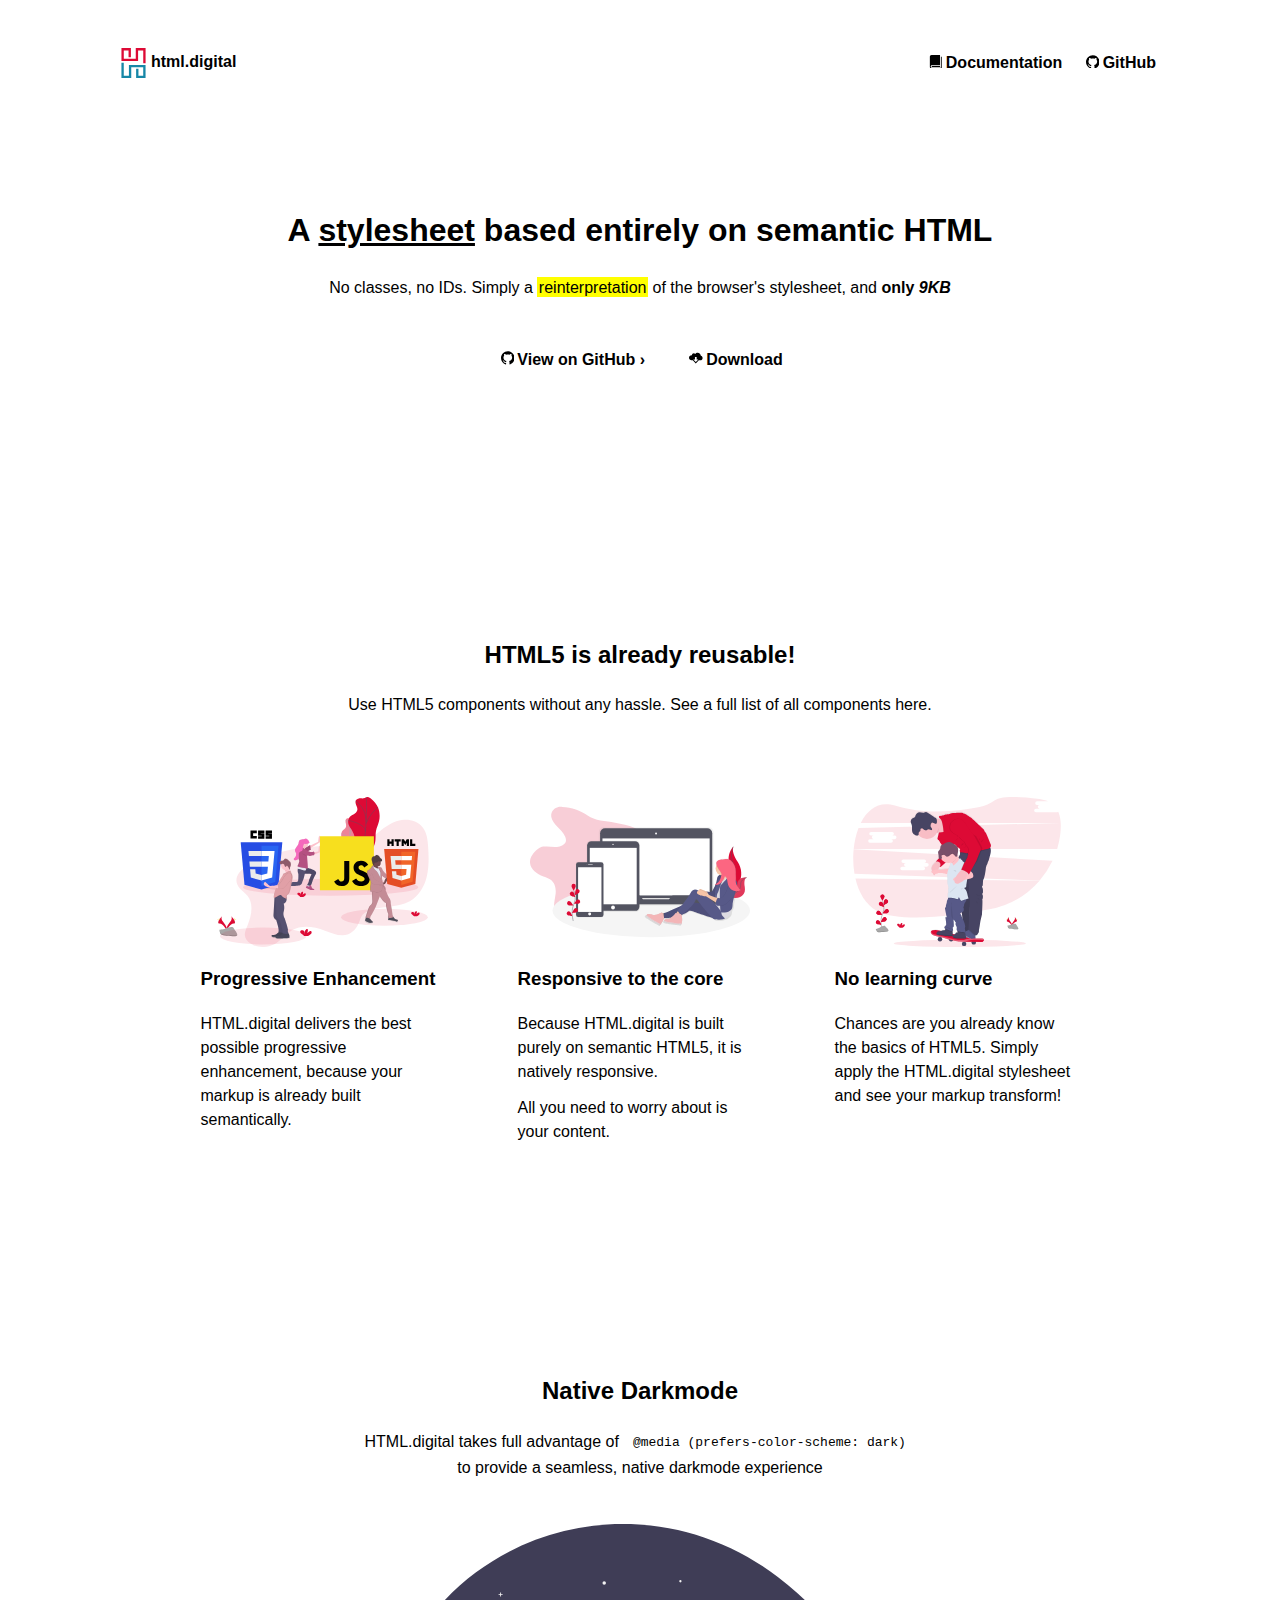
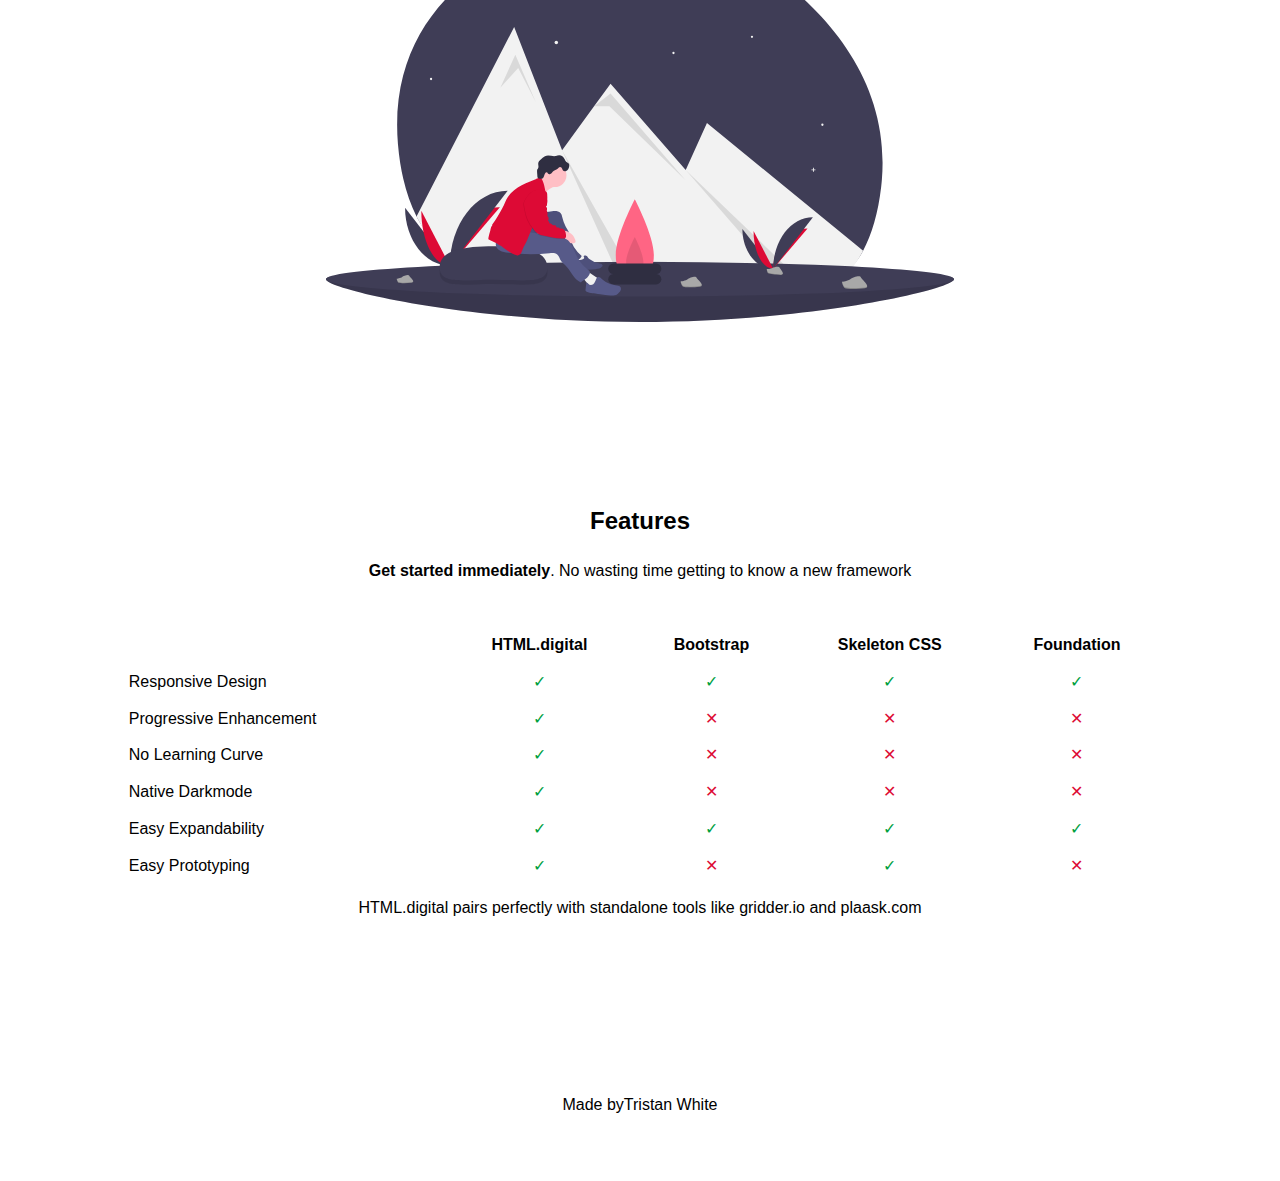
<file: index.html>
<!doctype html>
<html lang="en">
<head>
    <meta charset="UTF-8">
    <meta name="viewport" content="width=device-width, user-scalable=no, initial-scale=1.0, maximum-scale=1.0, minimum-scale=1.0">
    <meta http-equiv="X-UA-Compatible" content="ie=edge">
    <meta name="viewport" content="width=device-width, initial-scale=1.0">
    <link rel="stylesheet" href="html.digital/css/html.digital.css">
    <link rel="stylesheet" href="assets/css/styles.css">
    <link rel="apple-touch-icon" sizes="180x180" href="/assets/img/apple-touch-icon.png">
    <link rel="icon" type="image/png" sizes="32x32" href="/assets/img/favicon-32x32.png">
    <link rel="icon" type="image/png" sizes="16x16" href="/assets/img/favicon-16x16.png">
    <link rel="manifest" href="/assets/img/site.webmanifest">
    <link rel="mask-icon" href="/assets/img/safari-pinned-tab.svg" color="#5bbad5">
    <link rel="shortcut icon" href="/assets/img/favicon.ico">
    <meta name="msapplication-TileColor" content="#00aba9">
    <meta name="msapplication-config" content="/assets/img/browserconfig.xml">
    <meta name="theme-color" content="#ffffff">
    <title>html.digital | Home</title>
</head>
<body>

<header>

    <nav>
        <a href="/">
            <svg id="logo" width="35" height="30" viewBox="0 0 156 193" fill="none" xmlns="http://www.w3.org/2000/svg">
                <path d="M7.8515 95.0263V185.314H56.0192V116.93H148.068V185.314H102.346V133.752" stroke="#1687A7" stroke-width="15"/>
                <path d="M148.216 98.2875V8.00001H100.048V76.3842H8.00003V8.00001H53.7214V59.9398" stroke="#DD0A35" stroke-width="15"/>
            </svg>html.digital
        </a>
        <ul>
            <li>
                <a href="/docs/">
                    <svg class="icon" version="1.1" xmlns="http://www.w3.org/2000/svg" width="32" height="32" viewBox="0 0 32 32">
                        <path d="M28 4v26h-21c-1.657 0-3-1.343-3-3s1.343-3 3-3h19v-24h-20c-2.2 0-4 1.8-4 4v24c0 2.2 1.8 4 4 4h24v-28h-2z"></path>
                        <path d="M7.002 26v0c-0.001 0-0.001 0-0.002 0-0.552 0-1 0.448-1 1s0.448 1 1 1c0.001 0 0.001-0 0.002-0v0h18.997v-2h-18.997z"></path>
                    </svg>Documentation
                </a>
            </li>
            <li>
                <a href="https://github.com/triss90/html.digital" target="_blank">
                    <svg class="icon" version="1.1" xmlns="http://www.w3.org/2000/svg" width="32" height="32" viewBox="0 0 32 32">
                        <path d="M16 0.395c-8.836 0-16 7.163-16 16 0 7.069 4.585 13.067 10.942 15.182 0.8 0.148 1.094-0.347 1.094-0.77 0-0.381-0.015-1.642-0.022-2.979-4.452 0.968-5.391-1.888-5.391-1.888-0.728-1.849-1.776-2.341-1.776-2.341-1.452-0.993 0.11-0.973 0.11-0.973 1.606 0.113 2.452 1.649 2.452 1.649 1.427 2.446 3.743 1.739 4.656 1.33 0.143-1.034 0.558-1.74 1.016-2.14-3.554-0.404-7.29-1.777-7.29-7.907 0-1.747 0.625-3.174 1.649-4.295-0.166-0.403-0.714-2.030 0.155-4.234 0 0 1.344-0.43 4.401 1.64 1.276-0.355 2.645-0.532 4.005-0.539 1.359 0.006 2.729 0.184 4.008 0.539 3.054-2.070 4.395-1.64 4.395-1.64 0.871 2.204 0.323 3.831 0.157 4.234 1.026 1.12 1.647 2.548 1.647 4.295 0 6.145-3.743 7.498-7.306 7.895 0.574 0.497 1.085 1.47 1.085 2.963 0 2.141-0.019 3.864-0.019 4.391 0 0.426 0.288 0.925 1.099 0.768 6.354-2.118 10.933-8.113 10.933-15.18 0-8.837-7.164-16-16-16z"></path>
                    </svg>GitHub
                </a>
            </li>
        </ul>
    </nav>

    <h1>A <u>stylesheet</u> based entirely on semantic HTML</h1>
    <p>No classes, no IDs. Simply a <mark>reinterpretation</mark> of the browser's stylesheet, and <b>only <i>9KB</i></b></p>

    <a href="https://github.com/triss90/html.digital" target="_blank">
        <i>
            <svg class="icon" version="1.1" xmlns="http://www.w3.org/2000/svg" width="32" height="32" viewBox="0 0 32 32">
                <path d="M16 0.395c-8.836 0-16 7.163-16 16 0 7.069 4.585 13.067 10.942 15.182 0.8 0.148 1.094-0.347 1.094-0.77 0-0.381-0.015-1.642-0.022-2.979-4.452 0.968-5.391-1.888-5.391-1.888-0.728-1.849-1.776-2.341-1.776-2.341-1.452-0.993 0.11-0.973 0.11-0.973 1.606 0.113 2.452 1.649 2.452 1.649 1.427 2.446 3.743 1.739 4.656 1.33 0.143-1.034 0.558-1.74 1.016-2.14-3.554-0.404-7.29-1.777-7.29-7.907 0-1.747 0.625-3.174 1.649-4.295-0.166-0.403-0.714-2.030 0.155-4.234 0 0 1.344-0.43 4.401 1.64 1.276-0.355 2.645-0.532 4.005-0.539 1.359 0.006 2.729 0.184 4.008 0.539 3.054-2.070 4.395-1.64 4.395-1.64 0.871 2.204 0.323 3.831 0.157 4.234 1.026 1.12 1.647 2.548 1.647 4.295 0 6.145-3.743 7.498-7.306 7.895 0.574 0.497 1.085 1.47 1.085 2.963 0 2.141-0.019 3.864-0.019 4.391 0 0.426 0.288 0.925 1.099 0.768 6.354-2.118 10.933-8.113 10.933-15.18 0-8.837-7.164-16-16-16z"></path>
            </svg>View on GitHub ›
        </i>
    </a>
    <a href="html.digital/css/html.digital.css">
        <b>
            <svg class="icon" version="1.1" xmlns="http://www.w3.org/2000/svg" width="32" height="32" viewBox="0 0 32 32">
                <path d="M27.844 11.252c-0.101-4.022-3.389-7.252-7.433-7.252-2.369 0-4.477 1.109-5.839 2.835-0.764-0.987-1.959-1.624-3.303-1.624-2.307 0-4.176 1.871-4.176 4.179 0 0.201 0.015 0.399 0.043 0.592-0.351-0.063-0.711-0.098-1.080-0.098-3.344-0-6.054 2.712-6.054 6.058s2.71 6.058 6.054 6.058h2.868l7.078 7.328 7.078-7.328 3.484-0c3.004-0.006 5.438-2.444 5.438-5.451 0-2.565-1.771-4.716-4.156-5.296zM16 26l-6-6h4v-6h4v6h4l-6 6z"></path>
            </svg>Download
        </b>
    </a>
</header>

<main>
    <hr>
    <section>
        <header>
            <h2>HTML5 is already reusable!</h2>
            <p>Use HTML5 components without any hassle. See a full list of all components <a href="/docs/">here</a>.</p>
        </header>

        <aside>
            <img src="assets/img/progressive.svg" height="150px;">
            <h3>Progressive Enhancement</h3>
            <p>HTML.digital delivers the best possible progressive enhancement, because your markup is already built semantically.</p>
            <p></p>
        </aside>

        <aside>
            <img src="assets/img/responsive.svg" height="150px;">
            <h3>Responsive to the core</h3>
            <p>Because HTML.digital is built purely on semantic HTML5, it is natively responsive.</p>
            <p>All you need to worry about is your content.</p>
        </aside>

        <aside>
            <img src="assets/img/learning-curve.svg" height="150px;">
            <h3>No learning curve</h3>
            <p>Chances are you already know the basics of HTML5. Simply apply the HTML.digital stylesheet and see your markup transform!</p>
            <p></p>
        </aside>

    </section>

    <hr>
    <section>
        <header>
            <h2>Native Darkmode</h2>
            <p>HTML.digital takes full advantage of <code>@media (prefers-color-scheme: dark)</code> <br>to provide a seamless, native darkmode experience</p>
        </header>
        <img src="assets/img/darkmode.svg" alt="" width="60%">
    </section>

    <hr>
    <section>
        <header>
            <h2>Features</h2>
            <p><b>Get started immediately</b>. No wasting time getting to know a new framework</p>
        </header>
        <table>
            <thead>
            <tr>
                <th></th>
                <th>HTML.digital</th>
                <th>Bootstrap</th>
                <th>Skeleton CSS</th>
                <th>Foundation</th>
            </tr>
            </thead>
            <tbody>
                <tr>
                    <td>Responsive Design</td>
                    <td style="color:var(--color-success)">✓</td>
                    <td style="color:var(--color-success)">✓</td>
                    <td style="color:var(--color-success)">✓</td>
                    <td style="color:var(--color-success)">✓</td>
                </tr>
                <tr>
                    <td>Progressive Enhancement</td>
                    <td style="color:var(--color-success)">✓</td>
                    <td style="color:var(--color-error)">✕</td>
                    <td style="color:var(--color-error)">✕</td>
                    <td style="color:var(--color-error)">✕</td>
                </tr>
                <tr>
                    <td>No Learning Curve</td>
                    <td style="color:var(--color-success)">✓</td>
                    <td style="color:var(--color-error)">✕</td>
                    <td style="color:var(--color-error)">✕</td>
                    <td style="color:var(--color-error)">✕</td>
                </tr>
                <tr>
                    <td>Native Darkmode</td>
                    <td style="color:var(--color-success)">✓</td>
                    <td style="color:var(--color-error)">✕</td>
                    <td style="color:var(--color-error)">✕</td>
                    <td style="color:var(--color-error)">✕</td>
                </tr>
                <tr>
                    <td>Easy Expandability</td>
                    <td style="color:var(--color-success)">✓</td>
                    <td style="color:var(--color-success)">✓</td>
                    <td style="color:var(--color-success)">✓</td>
                    <td style="color:var(--color-success)">✓</td>
                </tr>
                <tr>
                    <td>Easy Prototyping</td>
                    <td style="color:var(--color-success)">✓</td>
                    <td style="color:var(--color-error)">✕</td>
                    <td style="color:var(--color-success)">✓</td>
                    <td style="color:var(--color-error)">✕</td>
                </tr>
            </tbody>
        </table>
        <p>HTML.digital pairs perfectly with standalone tools like <a href="https://gridder.io" target="_blank">gridder.io</a> and <a href="https://plaask.com" target="_blank">plaask.com</a></p>
    </section>

    <hr>
    <footer>
        <section>Made by <a href="https://triss.dev">Tristan White</a></section>
    </footer>
</main>

</body>
</html>
</file>
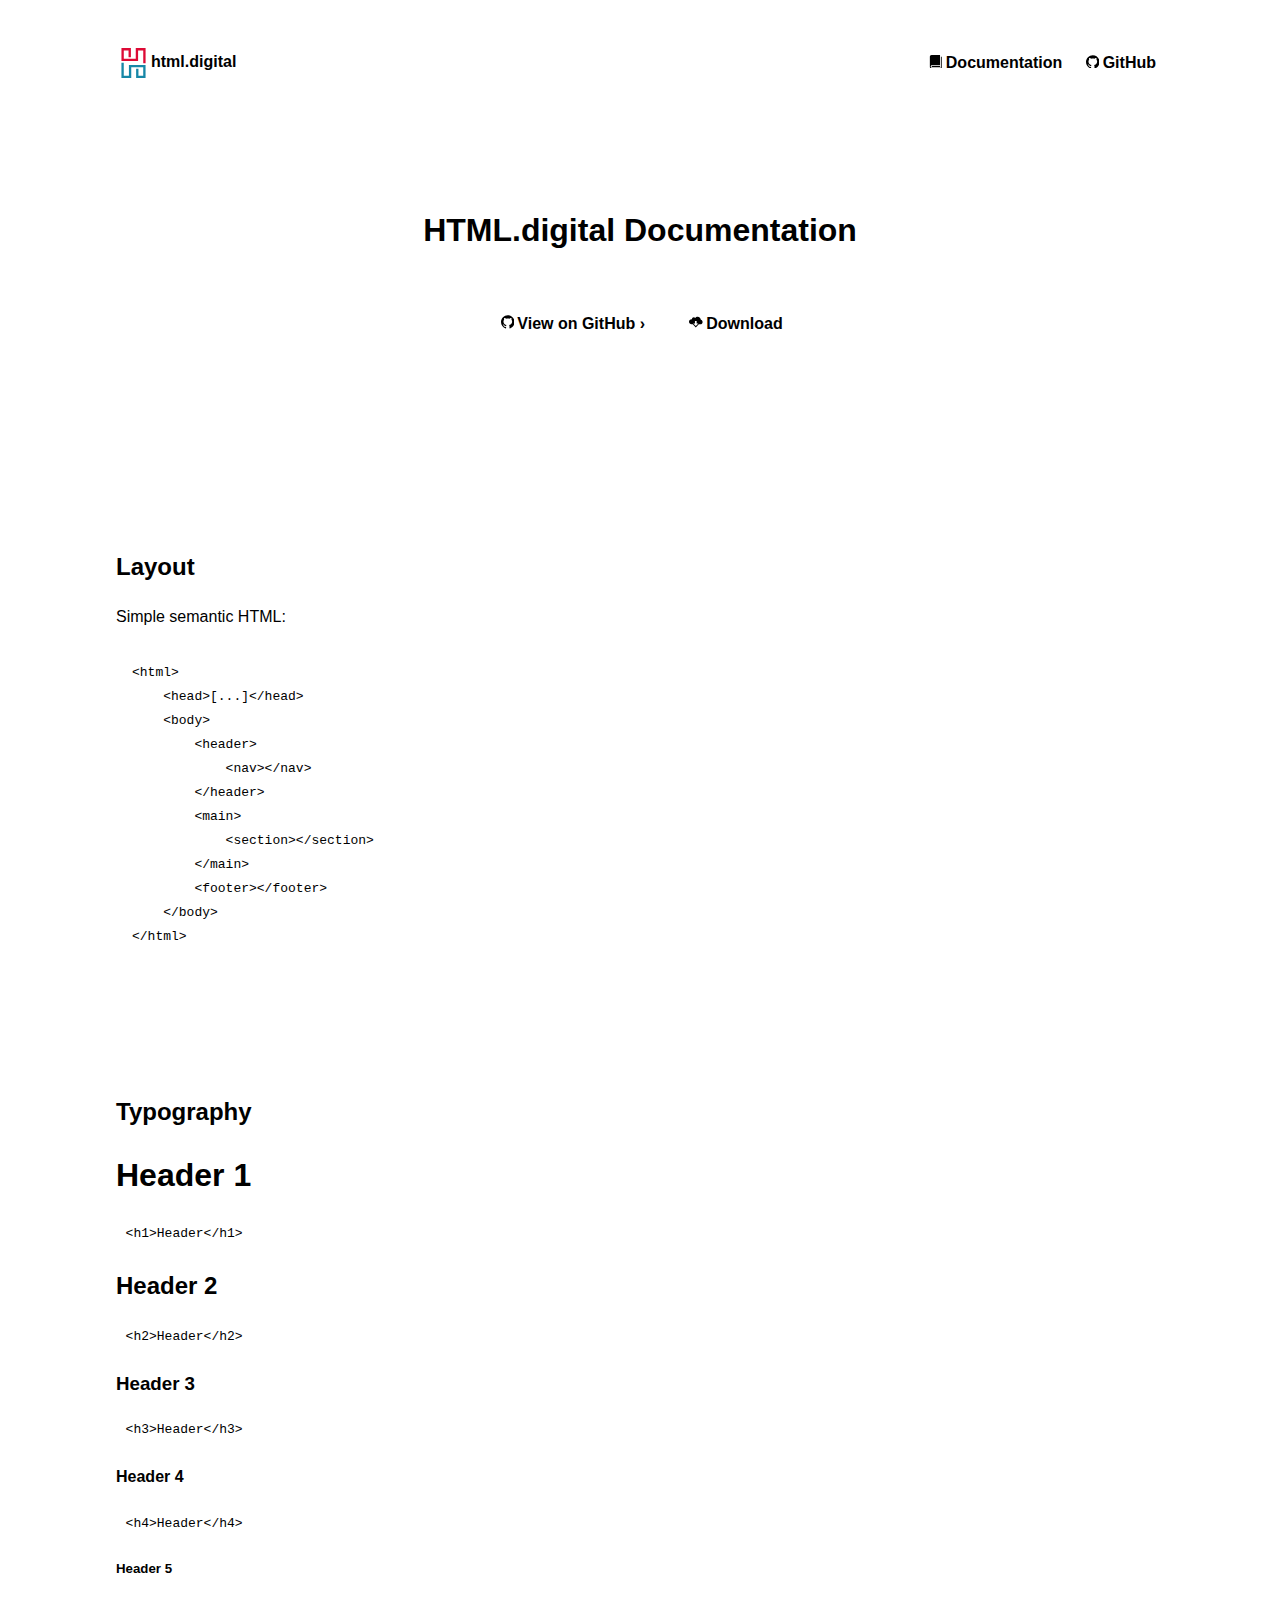
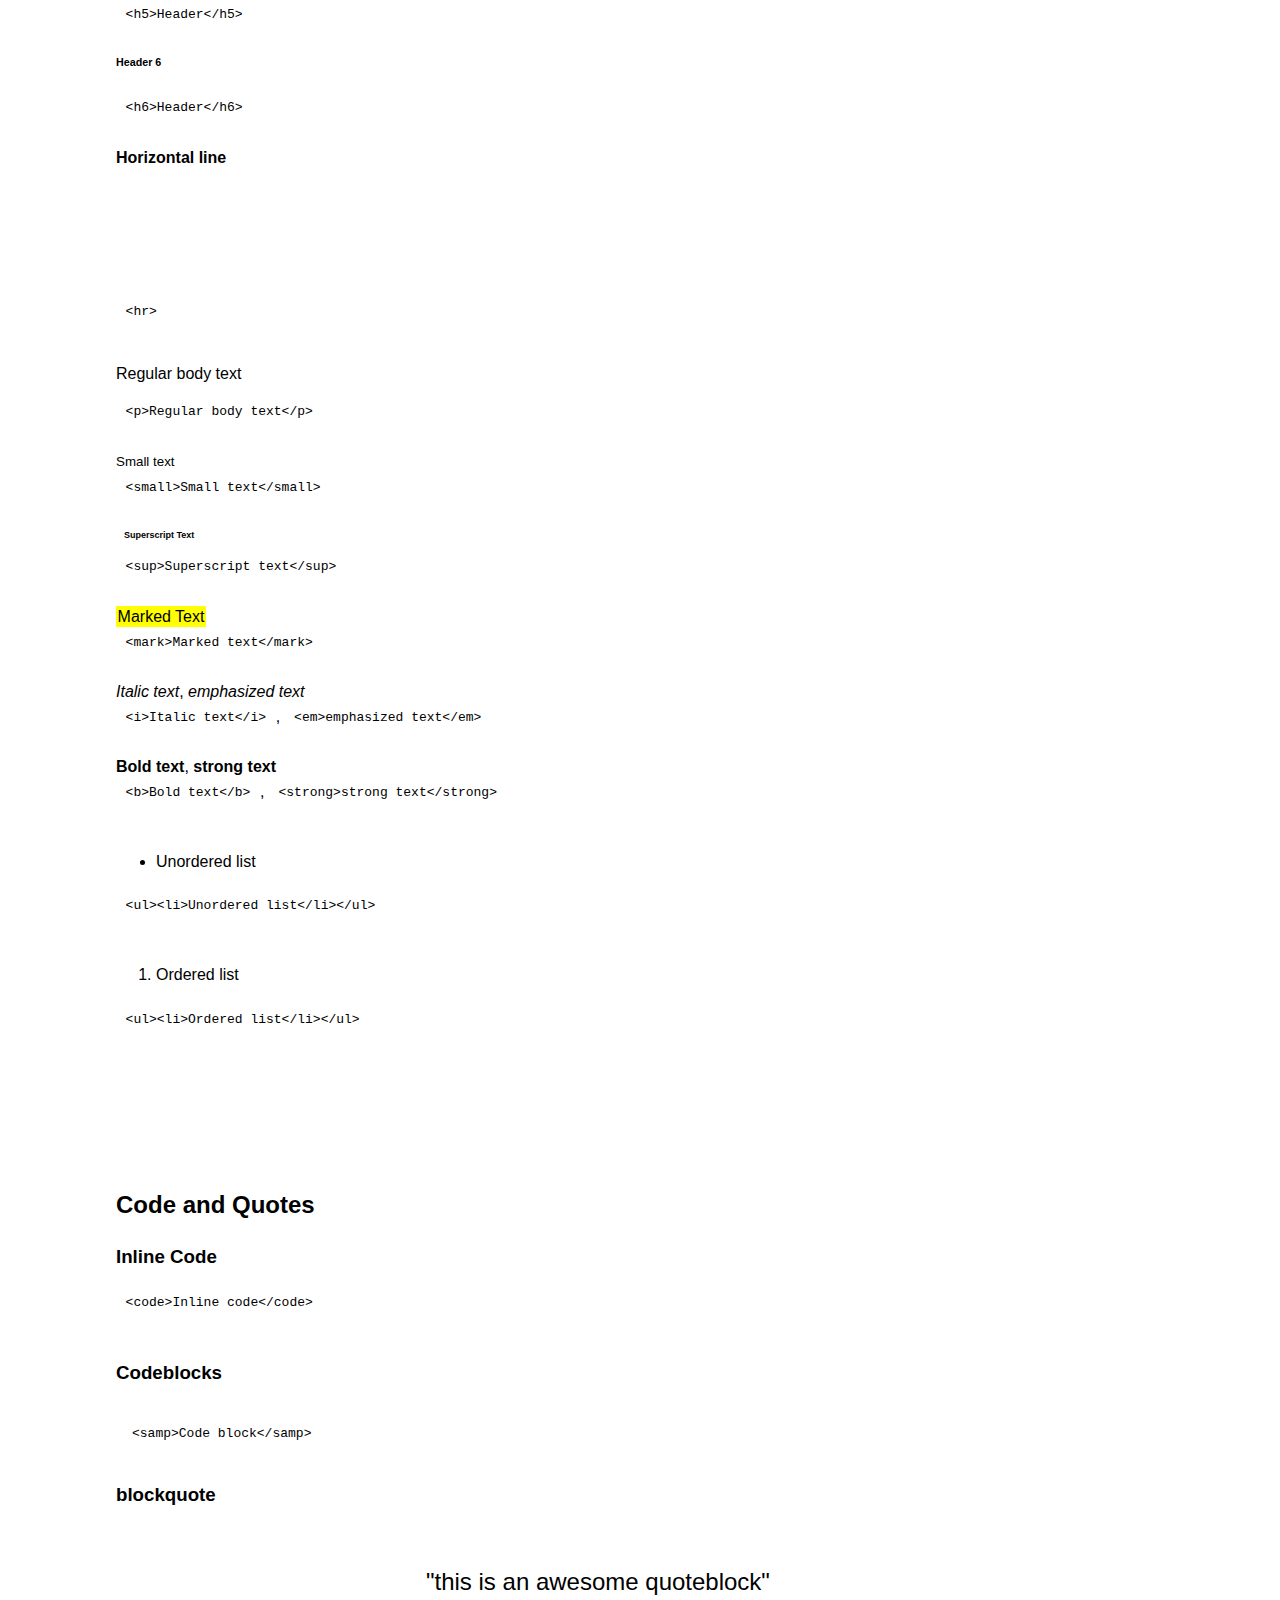
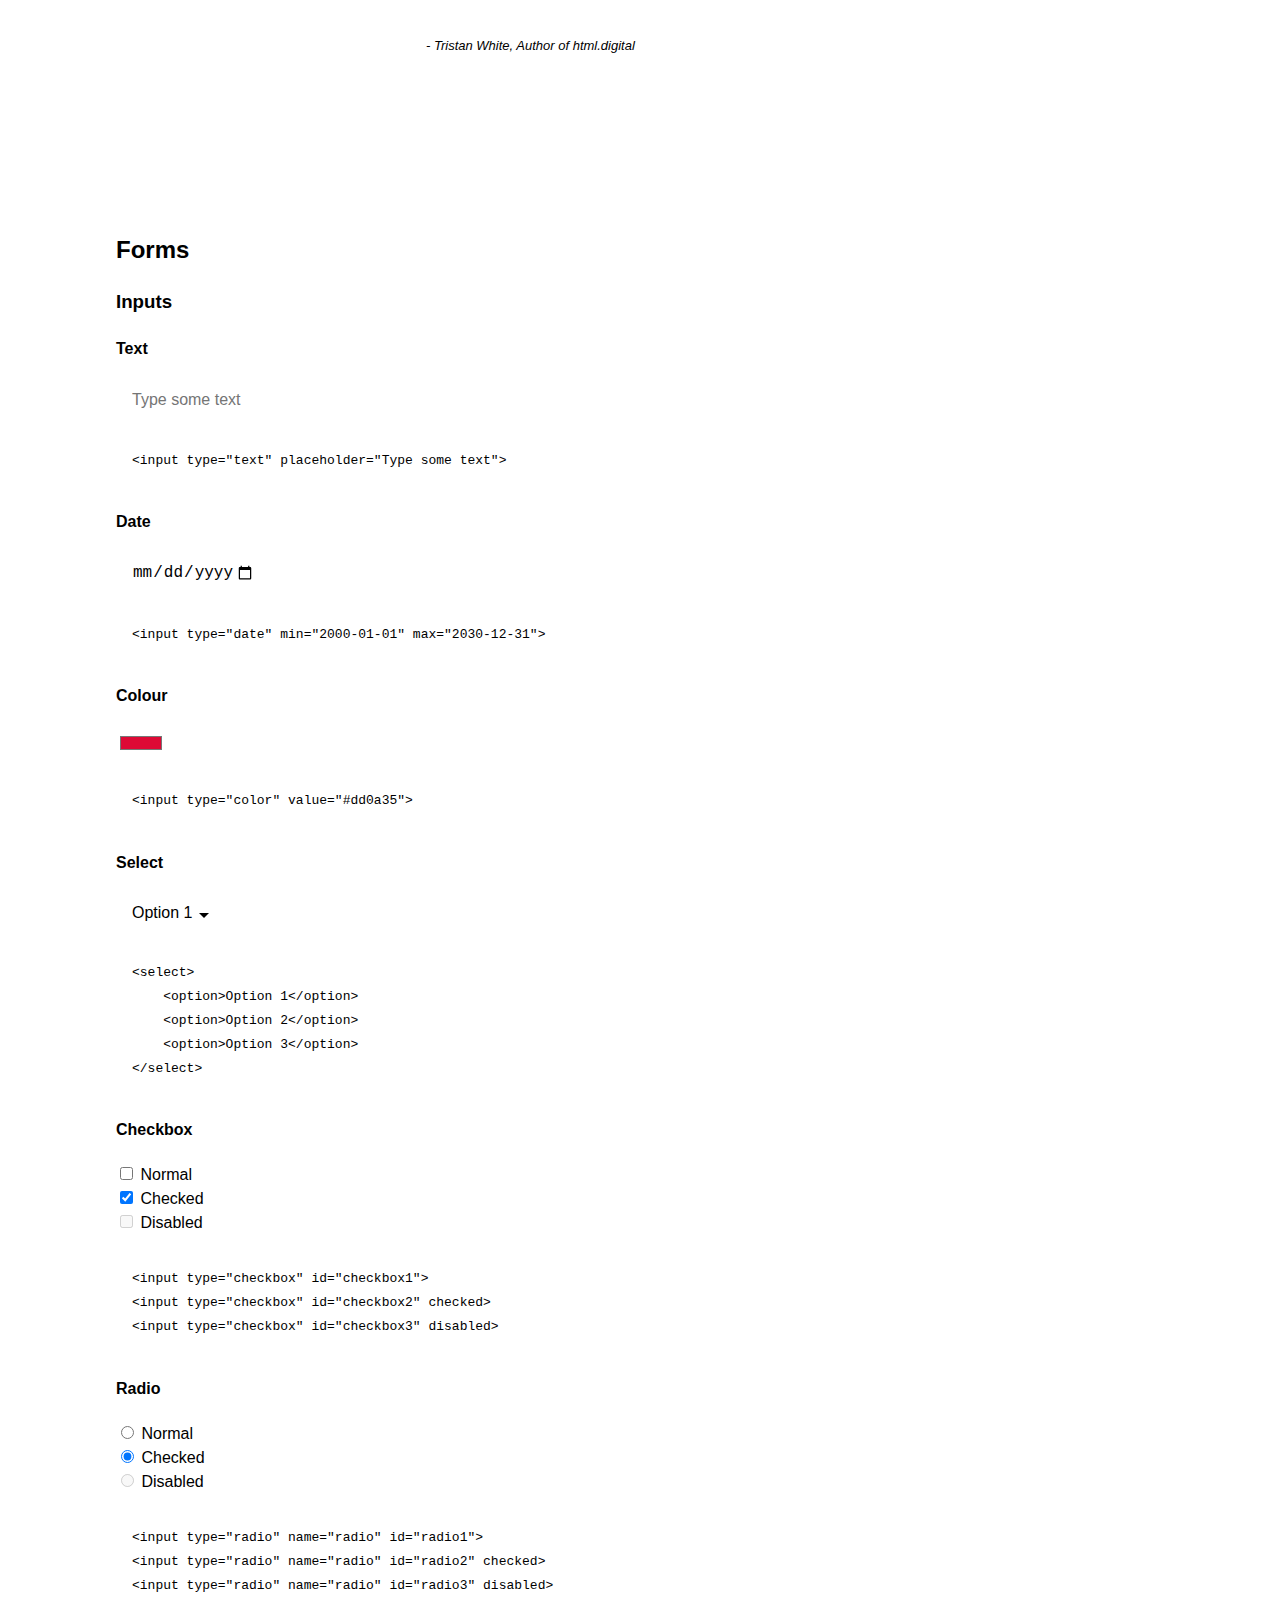
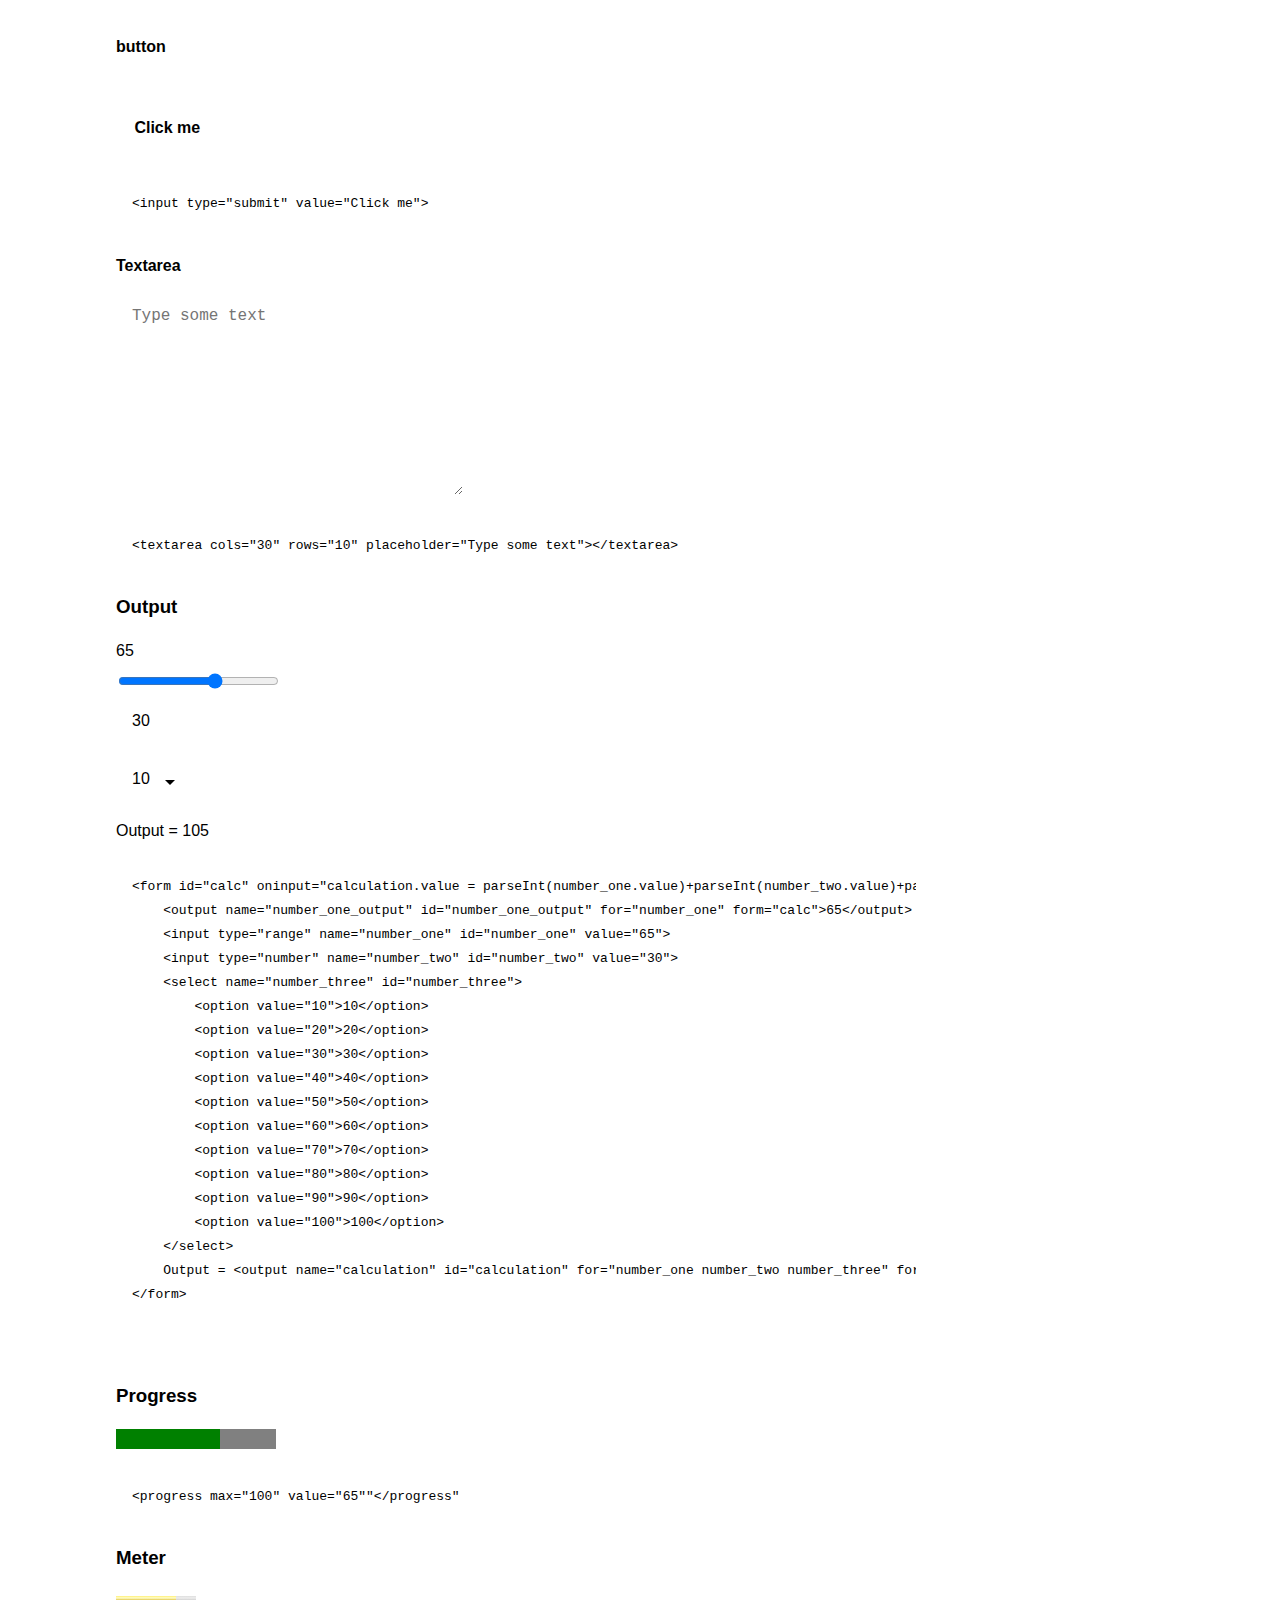
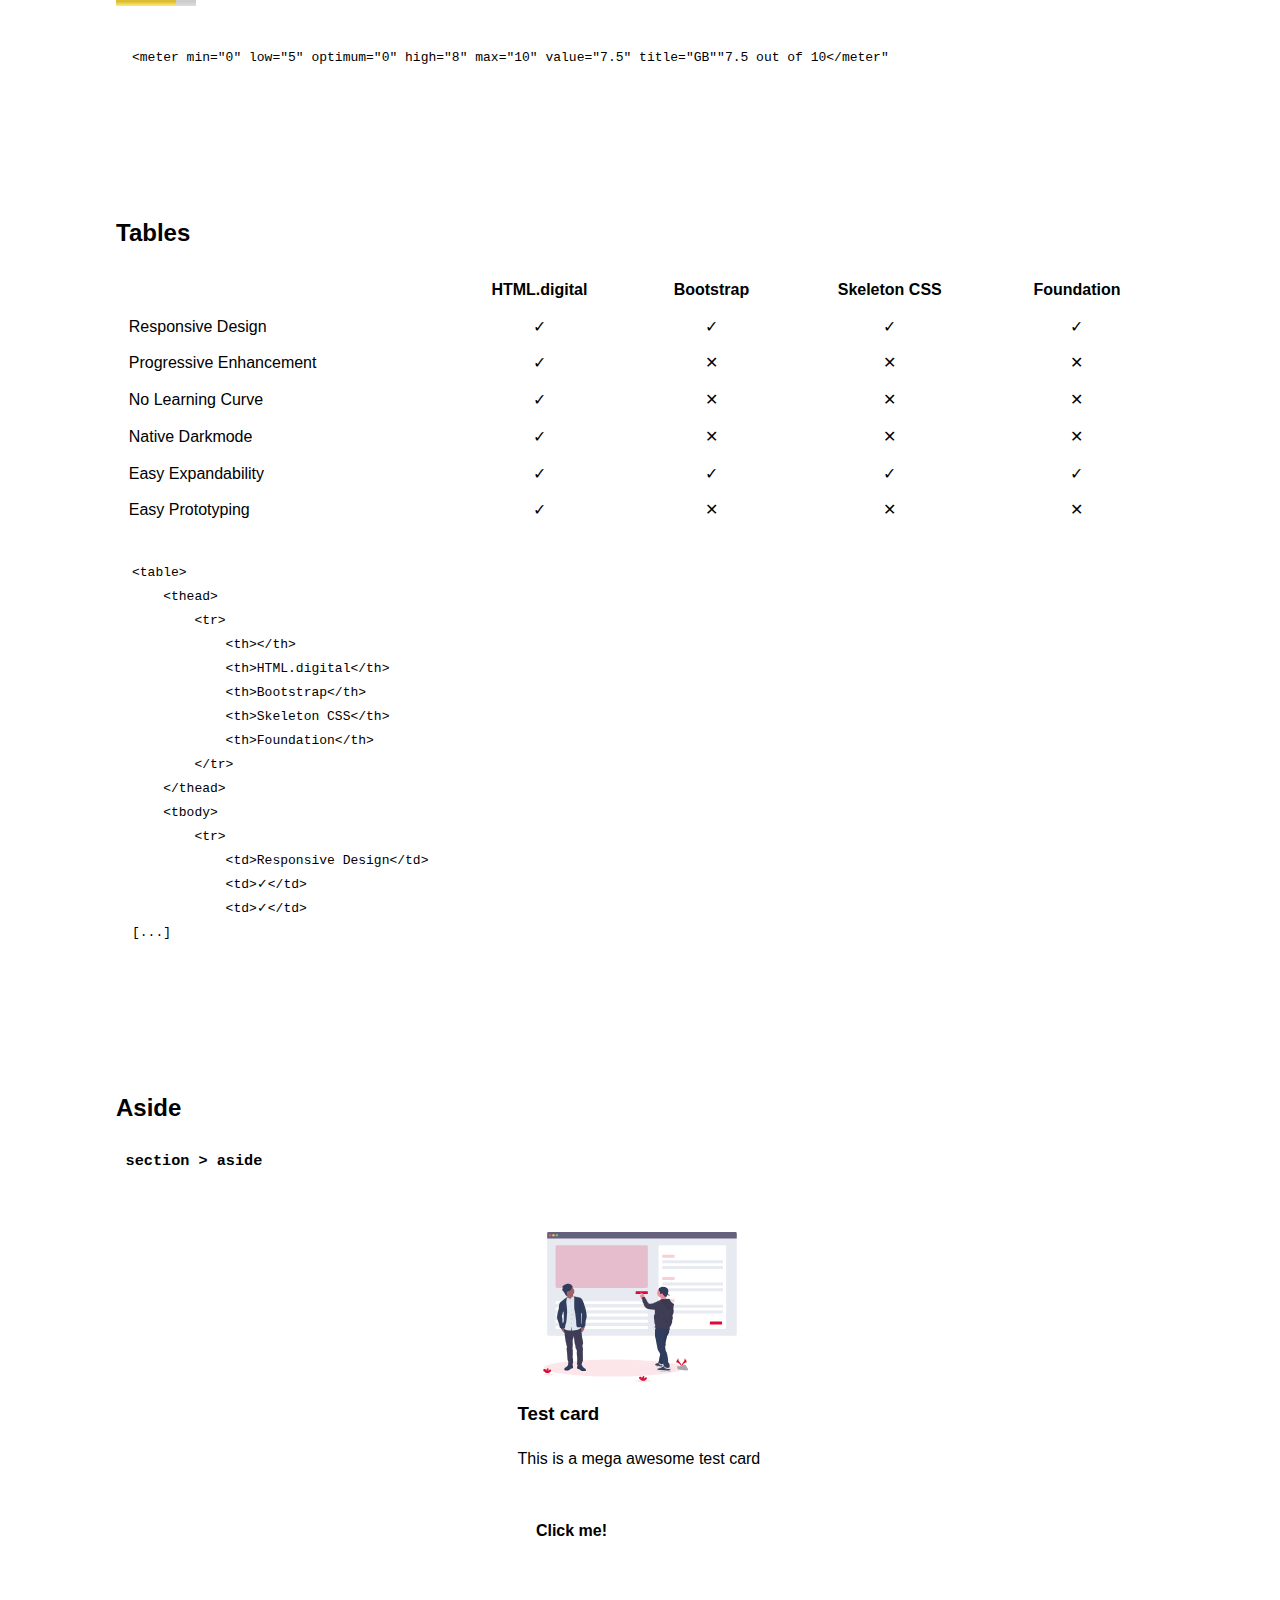
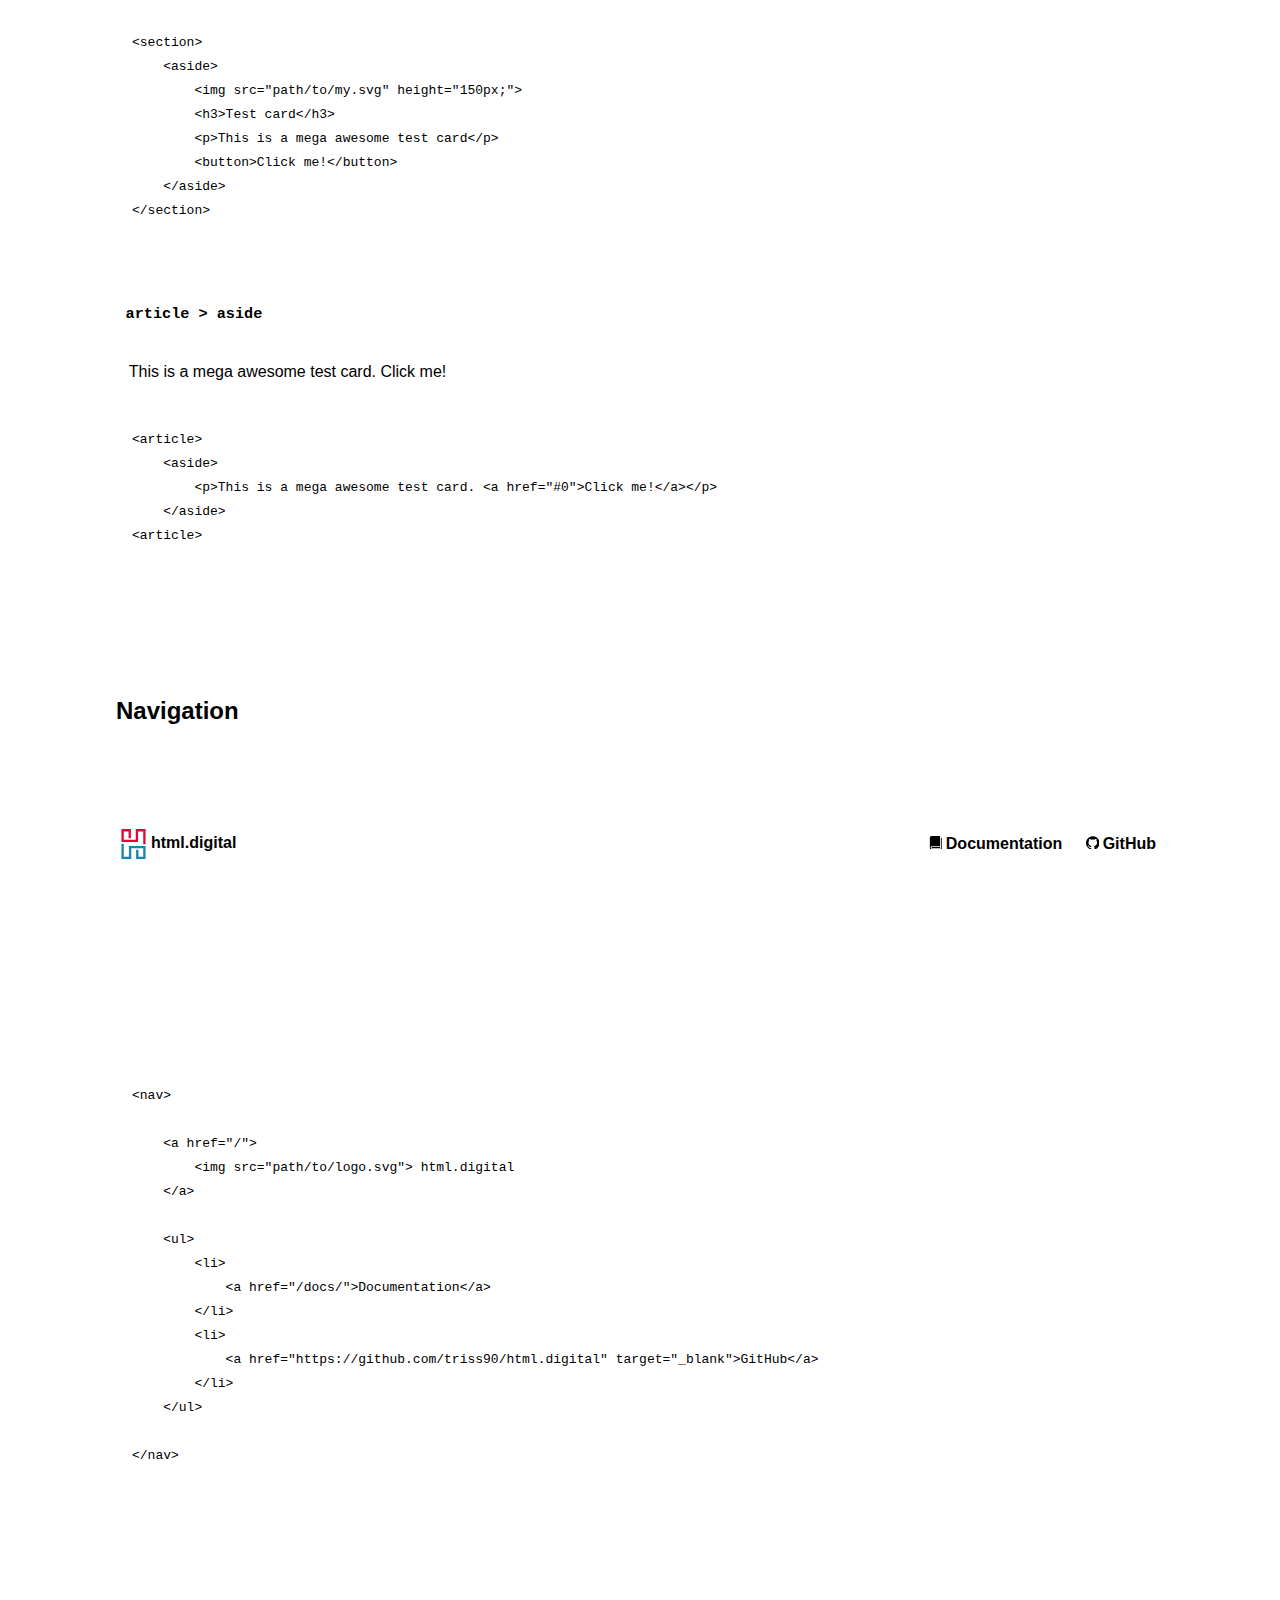
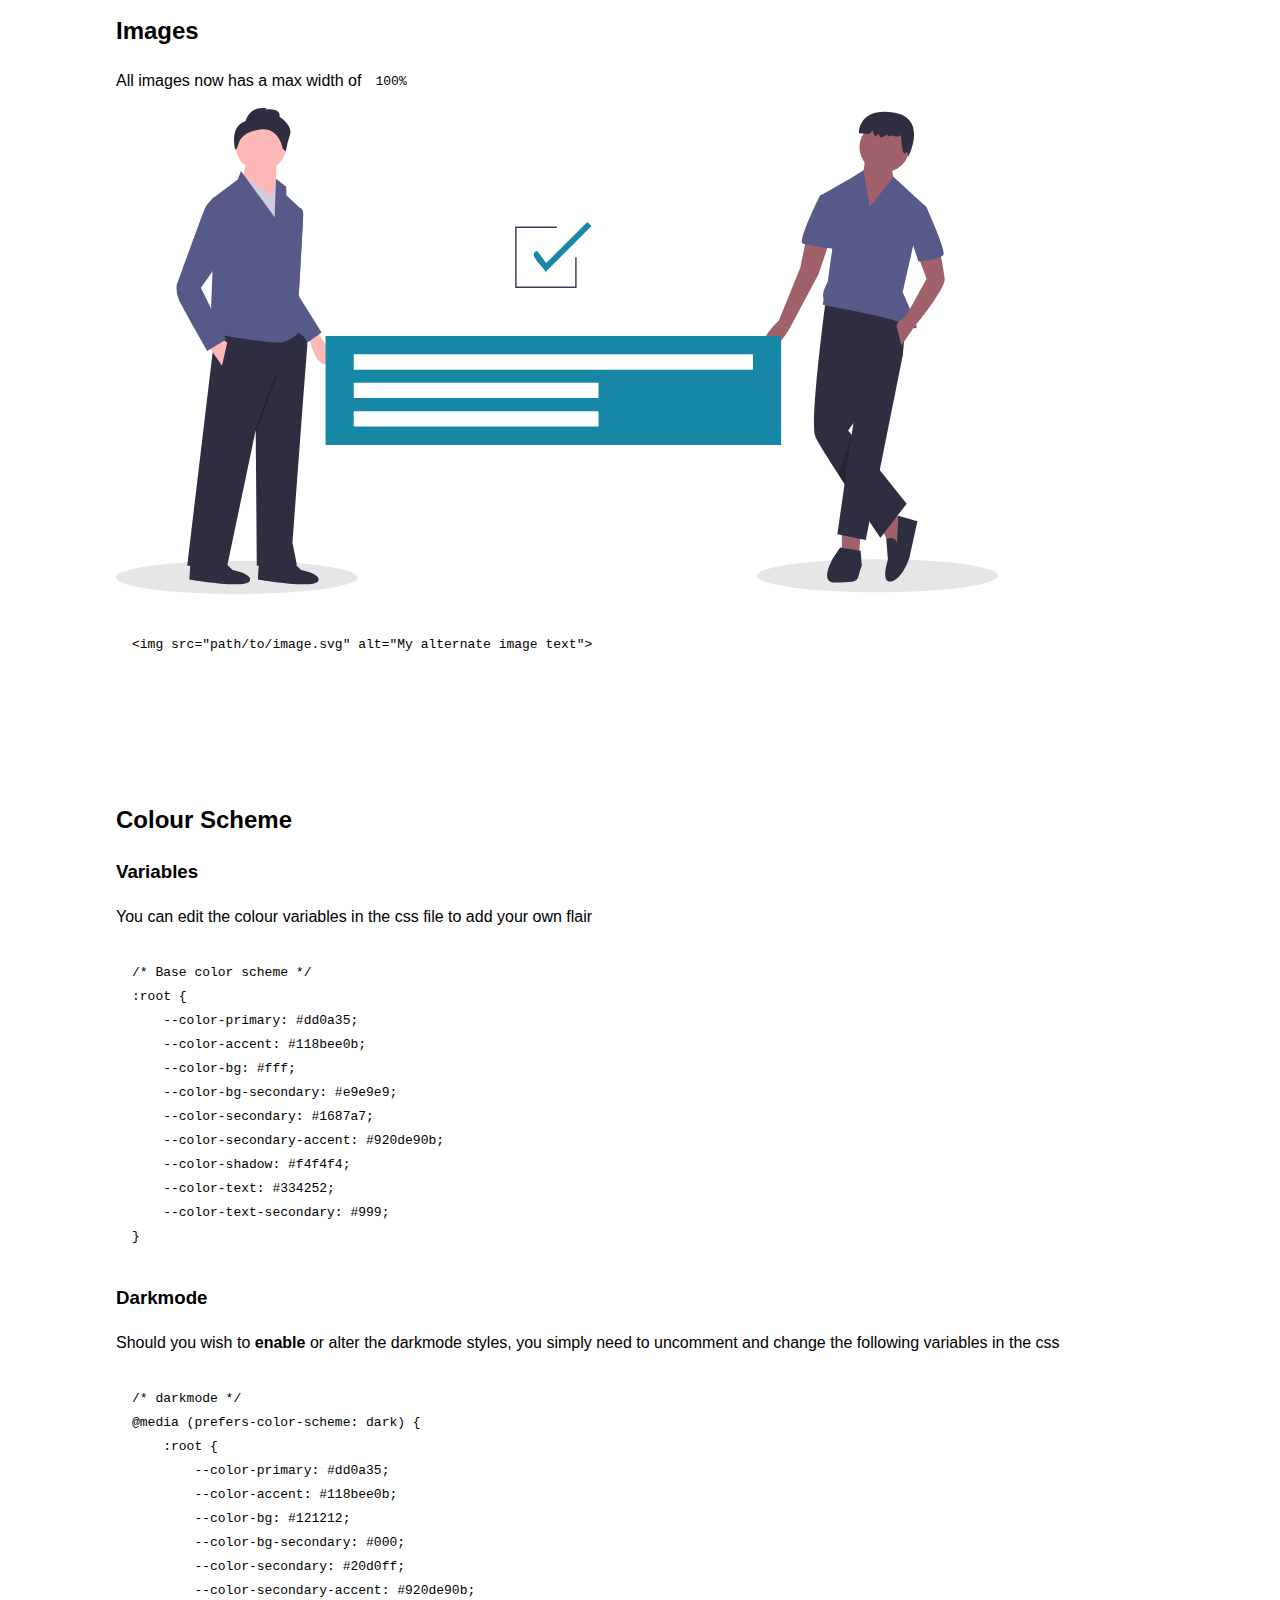
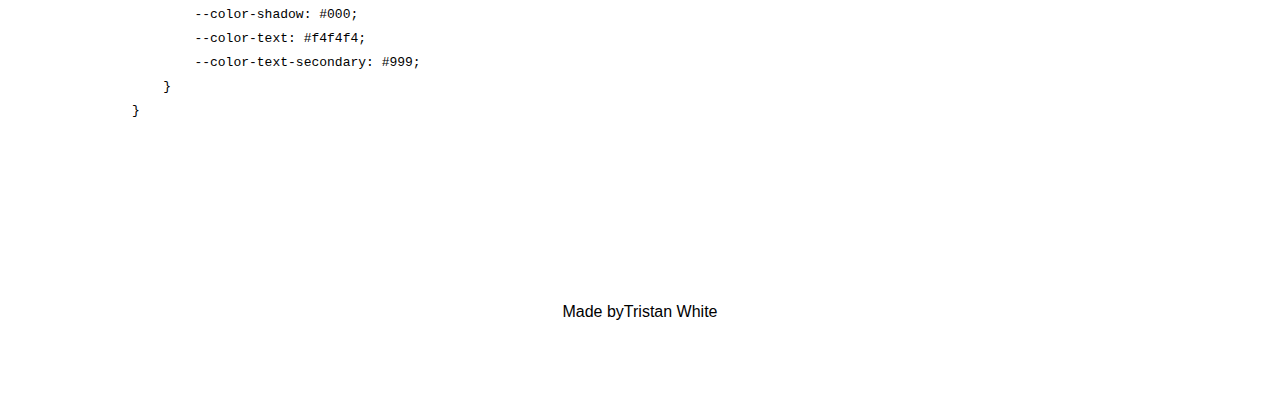
<file: docs/index.html>
<!doctype html>
<html lang="en">
<head>
    <meta charset="UTF-8">
    <meta name="viewport" content="width=device-width, user-scalable=no, initial-scale=1.0, maximum-scale=1.0, minimum-scale=1.0">
    <meta http-equiv="X-UA-Compatible" content="ie=edge">
    <meta name="viewport" content="width=device-width, initial-scale=1.0">
    <link rel="stylesheet" href="../html.digital/css/html.digital.css">
    <link rel="stylesheet" href="../assets/css/styles.css">
    <link rel="apple-touch-icon" sizes="180x180" href="../assets/img/apple-touch-icon.png">
    <link rel="icon" type="image/png" sizes="32x32" href="../assets/img/favicon-32x32.png">
    <link rel="icon" type="image/png" sizes="16x16" href="../assets/img/favicon-16x16.png">
    <link rel="manifest" href="../assets/img/site.webmanifest">
    <link rel="mask-icon" href="../assets/img/safari-pinned-tab.svg" color="#5bbad5">
    <link rel="shortcut icon" href="../assets/img/favicon.ico">
    <meta name="msapplication-TileColor" content="#00aba9">
    <meta name="msapplication-config" content="../assets/img/browserconfig.xml">
    <meta name="theme-color" content="#ffffff">
    <title>html.digital | Documentation</title>
</head>
<body>

<header>

    <nav>
        <a href="/">
            <svg id="logo" width="35" height="30" viewBox="0 0 156 193" fill="none" xmlns="http://www.w3.org/2000/svg">
                <path d="M7.8515 95.0263V185.314H56.0192V116.93H148.068V185.314H102.346V133.752" stroke="#1687A7" stroke-width="15"/>
                <path d="M148.216 98.2875V8.00001H100.048V76.3842H8.00003V8.00001H53.7214V59.9398" stroke="#DD0A35" stroke-width="15"/>
            </svg>html.digital
        </a>
        <ul>
            <li>
                <a href="/docs/">
                    <svg class="icon" version="1.1" xmlns="http://www.w3.org/2000/svg" width="32" height="32" viewBox="0 0 32 32">
                        <path d="M28 4v26h-21c-1.657 0-3-1.343-3-3s1.343-3 3-3h19v-24h-20c-2.2 0-4 1.8-4 4v24c0 2.2 1.8 4 4 4h24v-28h-2z"></path>
                        <path d="M7.002 26v0c-0.001 0-0.001 0-0.002 0-0.552 0-1 0.448-1 1s0.448 1 1 1c0.001 0 0.001-0 0.002-0v0h18.997v-2h-18.997z"></path>
                    </svg>Documentation
                </a>
            </li>
            <li>
                <a href="https://github.com/triss90/html.digital" target="_blank">
                    <svg class="icon" version="1.1" xmlns="http://www.w3.org/2000/svg" width="32" height="32" viewBox="0 0 32 32">
                        <path d="M16 0.395c-8.836 0-16 7.163-16 16 0 7.069 4.585 13.067 10.942 15.182 0.8 0.148 1.094-0.347 1.094-0.77 0-0.381-0.015-1.642-0.022-2.979-4.452 0.968-5.391-1.888-5.391-1.888-0.728-1.849-1.776-2.341-1.776-2.341-1.452-0.993 0.11-0.973 0.11-0.973 1.606 0.113 2.452 1.649 2.452 1.649 1.427 2.446 3.743 1.739 4.656 1.33 0.143-1.034 0.558-1.74 1.016-2.14-3.554-0.404-7.29-1.777-7.29-7.907 0-1.747 0.625-3.174 1.649-4.295-0.166-0.403-0.714-2.030 0.155-4.234 0 0 1.344-0.43 4.401 1.64 1.276-0.355 2.645-0.532 4.005-0.539 1.359 0.006 2.729 0.184 4.008 0.539 3.054-2.070 4.395-1.64 4.395-1.64 0.871 2.204 0.323 3.831 0.157 4.234 1.026 1.12 1.647 2.548 1.647 4.295 0 6.145-3.743 7.498-7.306 7.895 0.574 0.497 1.085 1.47 1.085 2.963 0 2.141-0.019 3.864-0.019 4.391 0 0.426 0.288 0.925 1.099 0.768 6.354-2.118 10.933-8.113 10.933-15.18 0-8.837-7.164-16-16-16z"></path>
                    </svg>GitHub
                </a>
            </li>
        </ul>
    </nav>

    <h1>HTML.digital Documentation</h1>
    <a href="https://github.com/triss90/html.digital" target="_blank">
        <i>
            <svg class="icon" version="1.1" xmlns="http://www.w3.org/2000/svg" width="32" height="32" viewBox="0 0 32 32">
                <path d="M16 0.395c-8.836 0-16 7.163-16 16 0 7.069 4.585 13.067 10.942 15.182 0.8 0.148 1.094-0.347 1.094-0.77 0-0.381-0.015-1.642-0.022-2.979-4.452 0.968-5.391-1.888-5.391-1.888-0.728-1.849-1.776-2.341-1.776-2.341-1.452-0.993 0.11-0.973 0.11-0.973 1.606 0.113 2.452 1.649 2.452 1.649 1.427 2.446 3.743 1.739 4.656 1.33 0.143-1.034 0.558-1.74 1.016-2.14-3.554-0.404-7.29-1.777-7.29-7.907 0-1.747 0.625-3.174 1.649-4.295-0.166-0.403-0.714-2.030 0.155-4.234 0 0 1.344-0.43 4.401 1.64 1.276-0.355 2.645-0.532 4.005-0.539 1.359 0.006 2.729 0.184 4.008 0.539 3.054-2.070 4.395-1.64 4.395-1.64 0.871 2.204 0.323 3.831 0.157 4.234 1.026 1.12 1.647 2.548 1.647 4.295 0 6.145-3.743 7.498-7.306 7.895 0.574 0.497 1.085 1.47 1.085 2.963 0 2.141-0.019 3.864-0.019 4.391 0 0.426 0.288 0.925 1.099 0.768 6.354-2.118 10.933-8.113 10.933-15.18 0-8.837-7.164-16-16-16z"></path>
            </svg>View on GitHub ›
        </i>
    </a>
    <a href="../html.digital/css/html.digital.css">
        <b>
            <svg class="icon" version="1.1" xmlns="http://www.w3.org/2000/svg" width="32" height="32" viewBox="0 0 32 32">
                <path d="M27.844 11.252c-0.101-4.022-3.389-7.252-7.433-7.252-2.369 0-4.477 1.109-5.839 2.835-0.764-0.987-1.959-1.624-3.303-1.624-2.307 0-4.176 1.871-4.176 4.179 0 0.201 0.015 0.399 0.043 0.592-0.351-0.063-0.711-0.098-1.080-0.098-3.344-0-6.054 2.712-6.054 6.058s2.71 6.058 6.054 6.058h2.868l7.078 7.328 7.078-7.328 3.484-0c3.004-0.006 5.438-2.444 5.438-5.451 0-2.565-1.771-4.716-4.156-5.296zM16 26l-6-6h4v-6h4v6h4l-6 6z"></path>
            </svg>Download
        </b>
    </a>
</header>

<main>

    <hr>
    <article>
        <h2>Layout</h2>
        <p>Simple semantic HTML:</p>
        <samp>&lt;html&gt;
    &lt;head&gt;[...]&lt;/head&gt;
    &lt;body&gt;
        &lt;header&gt;
            &lt;nav&gt;&lt;/nav&gt;
        &lt;/header&gt;
        &lt;main&gt;
            &lt;section&gt;&lt;/section&gt;
        &lt;/main&gt;
        &lt;footer&gt;&lt;/footer&gt;
    &lt;/body&gt;
&lt;/html&gt;</samp>
    </article>

    <hr>
    <article>
        <h2>Typography</h2>

        <h1>Header 1</h1>
        <code>&lt;h1&gt;Header&lt;/h1&gt;</code><br>

        <h2>Header 2</h2>
        <code>&lt;h2&gt;Header&lt;/h2&gt;</code><br>

        <h3>Header 3</h3>
        <code>&lt;h3&gt;Header&lt;/h3&gt;</code><br>

        <h4>Header 4</h4>
        <code>&lt;h4&gt;Header&lt;/h4&gt;</code><br>

        <h5>Header 5</h5>
        <code>&lt;h5&gt;Header&lt;/h5&gt;</code><br>

        <h6>Header 6</h6>
        <code>&lt;h6&gt;Header&lt;/h6&gt;</code><br>
        <br>

        <strong>Horizontal line</strong>
        <hr>
        <code>&lt;hr&gt;</code><br><br>

        <p>Regular body text</p>
        <code>&lt;p&gt;Regular body text&lt;/p&gt;</code><br><br>

        <small>Small text</small><br>
        <code>&lt;small&gt;Small text&lt;/small&gt;</code><br><br>

        <sup>Superscript Text</sup><br>
        <code>&lt;sup&gt;Superscript text&lt;/sup&gt;</code><br><br>

        <mark>Marked Text</mark><br>
        <code>&lt;mark&gt;Marked text&lt;/mark&gt;</code><br><br>

        <i>Italic text</i>, <em>emphasized text</em><br>
        <code>&lt;i&gt;Italic text&lt;/i&gt;</code>,
        <code>&lt;em&gt;emphasized text&lt;/em&gt;</code><br><br>

        <b>Bold text</b>, <strong>strong text</strong><br>
        <code>&lt;b&gt;Bold text&lt;/b&gt;</code>,
        <code>&lt;strong&gt;strong text&lt;/strong&gt;</code><br><br>

        <ul><li>Unordered list</li></ul>
        <code>&lt;ul&gt;&lt;li&gt;Unordered list&lt;/li&gt;&lt;/ul&gt;</code><br><br>

        <ol><li>Ordered list</li></ol>
        <code>&lt;ul&gt;&lt;li&gt;Ordered list&lt;/li&gt;&lt;/ul&gt;</code><br><br>

    </article>

    <hr>
    <article>
        <h2>Code and Quotes</h2>

        <h3>Inline Code</h3>
        <code>&lt;code&gt;Inline code&lt;/code&gt;</code><br><br>

        <h3>Codeblocks</h3>
        <samp>&lt;samp&gt;Code block&lt;/samp&gt;</samp>
        <h3>blockquote</h3>
        <blockquote>
            <p>"this is an awesome quoteblock"</p>
            <footer>
                <i>- <a href="https://triss.dev" target="_blank">Tristan White</a>, Author of html.digital</i>
            </footer>
        </blockquote>
    </article>

    <hr>
    <article>
        <h2>Forms</h2>
        <h3>Inputs</h3>
        <h4>Text</h4>
        <input type="text" placeholder="Type some text">
        <samp>&#x3C;input type="text" placeholder="Type some text"&#x3E;</samp>

        <h4>Date</h4>
        <input type="date" min="2000-01-01" max="2030-12-31">
        <samp>&#x3C;input type="date" min="2000-01-01" max="2030-12-31"&#x3E;</samp>

        <h4>Colour</h4>
        <input type="color" value="#dd0a35">
        <samp>&#x3C;input type="color" value="#dd0a35"&#x3E;</samp>

        <h4>Select</h4>
        <select name="" id="">
            <option value="">Option 1</option>
            <option value="">Option 2</option>
            <option value="">Option 3</option>
        </select>
        <samp>&#x3C;select&#x3E;
    &#x3C;option&#x3E;Option 1&#x3C;/option&#x3E;
    &#x3C;option&#x3E;Option 2&#x3C;/option&#x3E;
    &#x3C;option&#x3E;Option 3&#x3C;/option&#x3E;
&#x3C;/select&#x3E;</samp>

        <h4>Checkbox</h4>
        <input type="checkbox" id="checkbox1"> <label for="checkbox1">Normal</label><br>
        <input type="checkbox" id="checkbox2" checked> <label for="checkbox2">Checked</label><br>
        <input type="checkbox" id="checkbox3" disabled> <label for="checkbox3">Disabled</label><br>
        <samp>&#x3C;input type="checkbox" id="checkbox1"&#x3E;
&#x3C;input type="checkbox" id="checkbox2" checked&#x3E;
&#x3C;input type="checkbox" id="checkbox3" disabled&#x3E;</samp>

        <h4>Radio</h4>
        <input type="radio" id="radio1" name="radio"> <label for="radio1">Normal</label> <br>
        <input type="radio" id="radio2" name="radio" checked> <label for="radio2">Checked</label> <br>
        <input type="radio" id="radio3" name="radio" disabled> <label for="radio3">Disabled</label> <br>
        <samp>&#x3C;input type="radio" name="radio" id="radio1"&#x3E;
&#x3C;input type="radio" name="radio" id="radio2" checked&#x3E;
&#x3C;input type="radio" name="radio" id="radio3" disabled&#x3E;</samp>

        <h4>button</h4>
        <input type="submit" value="Click me">
        <samp>&#x3C;input type="submit" value="Click me"&#x3E;</samp>

        <h4>Textarea</h4>
        <textarea cols="30" rows="10" placeholder="Type some text"></textarea>
        <samp>&#x3C;textarea cols="30" rows="10" placeholder="Type some text"&#x3E;&#x3C;/textarea&#x3E;</samp>

        <h3>Output</h3>
        <form id="calc" oninput="calculation.value = parseInt(number_one.value)+parseInt(number_two.value)+parseInt(number_three.value); number_one_output.value = parseInt(number_one.value); number_one_output.style.left = parseInt(number_one.value)-2 + '%';">
        <output name="number_one_output" id="number_one_output" for="number_one" form="calc">65</output><br>
        <input type="range" name="number_one" id="number_one" value="65"><br>
        <input type="number" name="number_two" id="number_two" value="30"><br><br>
        <select name="number_three" id="number_three">
            <option value="10">10</option>
            <option value="20">20</option>
            <option value="30">30</option>
            <option value="40">40</option>
            <option value="50">50</option>
            <option value="60">60</option>
            <option value="70">70</option>
            <option value="80">80</option>
            <option value="90">90</option>
            <option value="100">100</option>
        </select><br><br>
        Output = <output name="calculation" id="calculation" for="number_one number_two number_three" form="calc">105</output>
    </form>

        <samp>&#x3C;form id=&#x22;calc&#x22; oninput=&#x22;calculation.value = parseInt(number_one.value)+parseInt(number_two.value)+parseInt(number_three.value); number_one_output.value = parseInt(number_one.value); number_one_output.style.left = parseInt(number_one.value)-2 + &#x27;%&#x27;;&#x22;&#x3E;
    &#x3C;output name=&#x22;number_one_output&#x22; id=&#x22;number_one_output&#x22; for=&#x22;number_one&#x22; form=&#x22;calc&#x22;&#x3E;65&#x3C;/output&#x3E;
    &#x3C;input type=&#x22;range&#x22; name=&#x22;number_one&#x22; id=&#x22;number_one&#x22; value=&#x22;65&#x22;&#x3E;
    &#x3C;input type=&#x22;number&#x22; name=&#x22;number_two&#x22; id=&#x22;number_two&#x22; value=&#x22;30&#x22;&#x3E;
    &#x3C;select name=&#x22;number_three&#x22; id=&#x22;number_three&#x22;&#x3E;
        &#x3C;option value=&#x22;10&#x22;&#x3E;10&#x3C;/option&#x3E;
        &#x3C;option value=&#x22;20&#x22;&#x3E;20&#x3C;/option&#x3E;
        &#x3C;option value=&#x22;30&#x22;&#x3E;30&#x3C;/option&#x3E;
        &#x3C;option value=&#x22;40&#x22;&#x3E;40&#x3C;/option&#x3E;
        &#x3C;option value=&#x22;50&#x22;&#x3E;50&#x3C;/option&#x3E;
        &#x3C;option value=&#x22;60&#x22;&#x3E;60&#x3C;/option&#x3E;
        &#x3C;option value=&#x22;70&#x22;&#x3E;70&#x3C;/option&#x3E;
        &#x3C;option value=&#x22;80&#x22;&#x3E;80&#x3C;/option&#x3E;
        &#x3C;option value=&#x22;90&#x22;&#x3E;90&#x3C;/option&#x3E;
        &#x3C;option value=&#x22;100&#x22;&#x3E;100&#x3C;/option&#x3E;
    &#x3C;/select&#x3E;
    Output = &#x3C;output name=&#x22;calculation&#x22; id=&#x22;calculation&#x22; for=&#x22;number_one number_two number_three&#x22; form=&#x22;calc&#x22;&#x3E;105&#x3C;/output&#x3E;
&#x3C;/form&#x3E;</samp><br>

        <h3>Progress</h3>
        <progress max="100" value="65"></progress>
        <samp>&#x3C;progress max="100" value="65"&#x22;&#x3C;/progress&#x22;</samp>

        <h3>Meter</h3>
        <meter min="0" low="5" optimum="0" high="8" max="10" value="7.5" title="GB">7.5 out of 10</meter>
        <samp>&#x3C;meter min="0" low="5" optimum="0" high="8" max="10" value="7.5" title="GB"&#x22;7.5 out of 10&#x3C;/meter&#x22;</samp>

    </article>

    <hr>
    <article>
        <h2>Tables</h2>
        <table>
            <thead>
            <tr>
                <th></th>
                <th>HTML.digital</th>
                <th>Bootstrap</th>
                <th>Skeleton CSS</th>
                <th>Foundation</th>
            </tr>
            </thead>
            <tbody>
            <tr>
                <td>Responsive Design</td>
                <td>✓</td>
                <td>✓</td>
                <td>✓</td>
                <td>✓</td>
            </tr>
            <tr>
                <td>Progressive Enhancement</td>
                <td>✓</td>
                <td>✕</td>
                <td>✕</td>
                <td>✕</td>
            </tr>
            <tr>
                <td>No Learning Curve</td>
                <td>✓</td>
                <td>✕</td>
                <td>✕</td>
                <td>✕</td>
            </tr>
            <tr>
                <td>Native Darkmode</td>
                <td>✓</td>
                <td>✕</td>
                <td>✕</td>
                <td>✕</td>
            </tr>
            <tr>
                <td>Easy Expandability</td>
                <td>✓</td>
                <td>✓</td>
                <td>✓</td>
                <td>✓</td>
            </tr>
            <tr>
                <td>Easy Prototyping</td>
                <td>✓</td>
                <td>✕</td>
                <td>✕</td>
                <td>✕</td>
            </tr>
            </tbody>
        </table>
        <samp>&#x3C;table&#x3E;
    &#x3C;thead&#x3E;
        &#x3C;tr&#x3E;
            &#x3C;th&#x3E;&#x3C;/th&#x3E;
            &#x3C;th&#x3E;HTML.digital&#x3C;/th&#x3E;
            &#x3C;th&#x3E;Bootstrap&#x3C;/th&#x3E;
            &#x3C;th&#x3E;Skeleton CSS&#x3C;/th&#x3E;
            &#x3C;th&#x3E;Foundation&#x3C;/th&#x3E;
        &#x3C;/tr&#x3E;
    &#x3C;/thead&#x3E;
    &#x3C;tbody&#x3E;
        &#x3C;tr&#x3E;
            &#x3C;td&#x3E;Responsive Design&#x3C;/td&#x3E;
            &#x3C;td&#x3E;&#x2713;&#x3C;/td&#x3E;
            &#x3C;td&#x3E;&#x2713;&#x3C;/td&#x3E;
[...]</samp>
    </article>

    <hr>
    <article>
        <h2>Aside</h2>
        <h3><code>section > aside</code></h3>
        <section>
            <aside>
                <img src="../assets/img/test.svg" height="150px;">
                <h3>Test card</h3>
                <p>This is a mega awesome test card</p>
                <button>Click me!</button>
            </aside>
        </section>

        <samp>&#x3C;section&#x3E;
    &#x3C;aside&#x3E;
        &#x3C;img src=&#x22;path/to/my.svg&#x22; height=&#x22;150px;&#x22;&#x3E;
        &#x3C;h3&#x3E;Test card&#x3C;/h3&#x3E;
        &#x3C;p&#x3E;This is a mega awesome test card&#x3C;/p&#x3E;
        &#x3C;button&#x3E;Click me!&#x3C;/button&#x3E;
    &#x3C;/aside&#x3E;
&#x3C;/section&#x3E;</samp>

        <br>
        <h3><code>article > aside</code></h3>
        <aside>
            <p>This is a mega awesome test card. <a href="#0">Click me!</a></p>
        </aside>

        <samp>&#x3C;article&#x3E;
    &#x3C;aside&#x3E;
        &#x3C;p&#x3E;This is a mega awesome test card. &#x3C;a href=&#x22;#0&#x22;&#x3E;Click me!&#x3C;/a&#x3E;&#x3C;/p&#x3E;
    &#x3C;/aside&#x3E;
&#x3C;article&#x3E;</samp>
    </article>

    <hr>
    <article>
        <h2>Navigation</h2>
    </article>
</main>
<header>
    <nav>
        <a href="/">
            <svg id="logo" width="35" height="30" viewBox="0 0 156 193" fill="none" xmlns="http://www.w3.org/2000/svg">
                <path d="M7.8515 95.0263V185.314H56.0192V116.93H148.068V185.314H102.346V133.752" stroke="#1687A7" stroke-width="15"/>
                <path d="M148.216 98.2875V8.00001H100.048V76.3842H8.00003V8.00001H53.7214V59.9398" stroke="#DD0A35" stroke-width="15"/>
            </svg>html.digital
        </a>
        <ul>
            <li>
                <a href="/docs/">
                    <svg class="icon" version="1.1" xmlns="http://www.w3.org/2000/svg" width="32" height="32" viewBox="0 0 32 32">
                        <path d="M28 4v26h-21c-1.657 0-3-1.343-3-3s1.343-3 3-3h19v-24h-20c-2.2 0-4 1.8-4 4v24c0 2.2 1.8 4 4 4h24v-28h-2z"></path>
                        <path d="M7.002 26v0c-0.001 0-0.001 0-0.002 0-0.552 0-1 0.448-1 1s0.448 1 1 1c0.001 0 0.001-0 0.002-0v0h18.997v-2h-18.997z"></path>
                    </svg>Documentation
                </a>
            </li>
            <li>
                <a href="https://github.com/triss90/html.digital" target="_blank">
                    <svg class="icon" version="1.1" xmlns="http://www.w3.org/2000/svg" width="32" height="32" viewBox="0 0 32 32">
                        <path d="M16 0.395c-8.836 0-16 7.163-16 16 0 7.069 4.585 13.067 10.942 15.182 0.8 0.148 1.094-0.347 1.094-0.77 0-0.381-0.015-1.642-0.022-2.979-4.452 0.968-5.391-1.888-5.391-1.888-0.728-1.849-1.776-2.341-1.776-2.341-1.452-0.993 0.11-0.973 0.11-0.973 1.606 0.113 2.452 1.649 2.452 1.649 1.427 2.446 3.743 1.739 4.656 1.33 0.143-1.034 0.558-1.74 1.016-2.14-3.554-0.404-7.29-1.777-7.29-7.907 0-1.747 0.625-3.174 1.649-4.295-0.166-0.403-0.714-2.030 0.155-4.234 0 0 1.344-0.43 4.401 1.64 1.276-0.355 2.645-0.532 4.005-0.539 1.359 0.006 2.729 0.184 4.008 0.539 3.054-2.070 4.395-1.64 4.395-1.64 0.871 2.204 0.323 3.831 0.157 4.234 1.026 1.12 1.647 2.548 1.647 4.295 0 6.145-3.743 7.498-7.306 7.895 0.574 0.497 1.085 1.47 1.085 2.963 0 2.141-0.019 3.864-0.019 4.391 0 0.426 0.288 0.925 1.099 0.768 6.354-2.118 10.933-8.113 10.933-15.18 0-8.837-7.164-16-16-16z"></path>
                    </svg>GitHub
                </a>
            </li>
        </ul>
    </nav>
</header>
<main>
    <article>
        <samp>&#x3C;nav&#x3E;

    &#x3C;a href=&#x22;/&#x22;&#x3E;
        &#x3C;img src="path/to/logo.svg"&#x3E; html.digital
    &#x3C;/a&#x3E;

    &#x3C;ul&#x3E;
        &#x3C;li&#x3E;
            &#x3C;a href=&#x22;/docs/&#x22;&#x3E;Documentation&#x3C;/a&#x3E;
        &#x3C;/li&#x3E;
        &#x3C;li&#x3E;
            &#x3C;a href=&#x22;https://github.com/triss90/html.digital&#x22; target=&#x22;_blank&#x22;&#x3E;GitHub&#x3C;/a&#x3E;
        &#x3C;/li&#x3E;
    &#x3C;/ul&#x3E;

&#x3C;/nav&#x3E;</samp>
    </article>
    <hr>
    <article>
        <h2>Images</h2>
        <p>All images now has a max width of <code>100%</code></p>
        <img src="../assets/img/placeholder.svg" alt="" style="border: 2px dashed var(--color-primary)">
        <samp>&#x3C;img src="path/to/image.svg" alt="My alternate image text"&#x3E;</samp>
    </article>

    <hr>
    <article>
        <h2>Colour Scheme</h2>
        <h3>Variables</h3>
        <p>You can edit the colour variables in the css file to add your own flair</p>
        <samp>/* Base color scheme */
:root {
    --color-primary: #dd0a35;
    --color-accent: #118bee0b;
    --color-bg: #fff;
    --color-bg-secondary: #e9e9e9;
    --color-secondary: #1687a7;
    --color-secondary-accent: #920de90b;
    --color-shadow: #f4f4f4;
    --color-text: #334252;
    --color-text-secondary: #999;
}</samp>
        <h3>Darkmode</h3>
        <p>Should you wish to <strong>enable</strong> or alter the darkmode styles, you simply need to uncomment and change the following variables in the css</p>
        <samp>/* darkmode */
@media (prefers-color-scheme: dark) {
    :root {
        --color-primary: #dd0a35;
        --color-accent: #118bee0b;
        --color-bg: #121212;
        --color-bg-secondary: #000;
        --color-secondary: #20d0ff;
        --color-secondary-accent: #920de90b;
        --color-shadow: #000;
        --color-text: #f4f4f4;
        --color-text-secondary: #999;
    }
}</samp>
    </article>

    <hr>
    <footer>
        <section>Made by <a href="https://triss.dev">Tristan White</a></section>
    </footer>
</main>

</body>
</html>
</file>
<file: html.digital/css/html.digital.css>
@charset "UTF-8";
/*
Name:           HTML.digital
Description:    A reinterpretation of the browser's stylesheet
Version:        v1.0.0
Author:         Tristan White
Author URI:     https://html.digital
*/
/***********************************************/
/******************** VARIABLES ****************/
/***********************************************/
:root {
  /* Base color scheme (fallback) */
  --color-primary: #dd0a35;
  --color-accent: #118bee0b;
  --color-bg: #fff;
  --color-bg-secondary: #e9e9e9;
  --color-secondary: #1687a7;
  --color-secondary-accent: #920de90b;
  --color-shadow: #f4f4f4;
  --color-text: #334252;
  --color-text-secondary: #999;
  --color-success: #00a03e;
  --color-warning: #FFD800;
  --color-error: #dd0a35;
  /* Other variables */
  --border-radius: 4px;
  --box-shadow: 2px 2px 10px;
  --hover-brightness: 1.18;
  --align-center: center;
  --align-left: left;
  --line-height: 150%;
  --width-card: 285px;
  --width-card-medium: 460px;
  --width-card-wide: 800px;
  --width-content: 1080px; }

/* lightmode or fallback if user has no preference */
@media (prefers-color-scheme: light), (prefers-color-scheme: no-preference) {
  :root {
    --color-primary: var(--color-primary);
    --color-accent: var(--color-accent);
    --color-bg: var(--color-bg);
    --color-bg-secondary: var(--color-bg-secondary);
    --color-secondary: var(--color-secondary);
    --color-secondary-accent: var(--color-secondary-accent);
    --color-shadow: var(--color-shadow);
    --color-text: var(--color-text);
    --color-text-secondary: var(--color-text-secondary); } }

/* darkmode */
/*
@media (prefers-color-scheme: dark) {
  :root {
    --color-primary: #dd0a35;
    --color-accent: #118bee0b;
    --color-bg: #222;
    --color-bg-secondary: #000;
    --color-secondary: #20d0ff;
    --color-secondary-accent: #920de90b;
    --color-shadow: #121212;
    --color-text: #f4f4f4;
    --color-text-secondary: #999;
  }
}
*/
/***********************************************/
/******************** RESET ********************/
/***********************************************/
* {
  text-rendering: optimizeLegibility;
  -webkit-font-smoothing: antialiased;
  -moz-osx-font-smoothing: grayscale;
  -webkit-font-kerning: auto;
          font-kerning: auto; }

*, *::after, *::before {
  box-sizing: border-box; }

html {
  font-family: sans-serif;
  -webkit-text-size-adjust: 100%; }

body {
  margin: 0; }

/***********************************************/
/******************** TYPOGRAPHY ***************/
/***********************************************/
html, body {
  color: var(--color-text);
  font-family: -apple-system, BlinkMacSystemFont, "Segoe UI", Roboto, Oxygen-Sans, Ubuntu, Cantarell, "Helvetica Neue", sans-serif;
  line-height: var(--line-height); }

img {
  max-width: 100%; }

code {
  display: inline-block;
  margin: 0.1rem;
  padding: 0rem 0.5rem;
  vertical-align: middle; }

code,
samp {
  background-color: var(--color-accent);
  color: var(--color-text);
  border-radius: var(--border-radius);
  text-align: var(--justify-normal);
  word-break: normal;
  word-wrap: normal;
  white-space: pre; }

h1,
h2,
h3,
h4,
h5,
h6 {
  line-height: var(--line-height); }

mark {
  padding: 0.1rem; }

ol li,
ul li {
  padding: 0.2rem 0; }

p {
  margin: 0.75rem 0;
  padding: 0; }

samp {
  display: block;
  width: 100%;
  margin: 1rem 0;
  max-width: var(--width-card-wide);
  padding: 1rem;
  white-space: pre;
  overflow-x: auto; }

small {
  color: var(--color-text-secondary); }

sup {
  background-color: var(--color-secondary);
  border-radius: var(--border-radius);
  color: var(--color-bg);
  font-size: xx-small;
  font-weight: bold;
  margin: 0.2rem;
  padding: 0.2rem 0.3rem;
  position: relative;
  top: -2px; }

a {
  color: var(--color-primary);
  text-decoration: none; }
  a:hover {
    -webkit-filter: brightness(var(--hover-brightness));
            filter: brightness(var(--hover-brightness));
    text-decoration: underline; }

blockquote {
  display: block;
  font-size: x-large;
  line-height: var(--line-height);
  margin: 1rem auto;
  padding: 1.5rem 1rem;
  max-width: var(--width-card-medium);
  text-align: var(--justify-important); }
  blockquote footer {
    color: var(--color-text-secondary);
    display: block;
    font-size: small;
    line-height: var(--line-height);
    padding: 1.5rem 0; }

hr {
  background-color: var(--color-bg-secondary);
  border: none;
  height: 1px;
  margin: 4rem 0; }

/***********************************************/
/******************** GENERAL ******************/
/***********************************************/
html, body {
  background: var(--color-bg); }

header, main, footer {
  margin: 0 auto;
  max-width: var(--width-content);
  padding: 2rem 1rem; }

header {
  text-align: var(--align-center);
  width: 100%; }

section {
  display: flex;
  flex-wrap: wrap;
  justify-content: var(--align-center); }
  section header  {
    padding-top: 0;
    width: 100% !important; }

footer {
  padding: 2rem 1rem; }

/***********************************************/
/******************** NAVIGATION ***************/
/***********************************************/
nav {
  align-items: center;
  display: flex;
  font-weight: bold;
  justify-content: space-between;
  margin-bottom: 7rem; }
  nav ul {
    list-style: none;
    padding: 0; }
    nav ul li {
      display: inline-block;
      margin: 0 0.5rem; }
      nav ul li a {
        color: var(--color-secondary); }

/***********************************************/
/******************** TABLES *******************/
/***********************************************/
table {
  border: 1px solid var(--color-bg-secondary);
  border-radius: var(--border-radius);
  border-spacing: 0;
  overflow-x: scroll;
  overflow-y: hidden;
  padding: 0;
  width: 100%; }
  table td, table th, table tr {
    padding: 0.4rem 0.8rem;
    text-align: var(--align-center); }
  table thead {
    background-color: var(--color-primary);
    border-collapse: collapse;
    border-radius: var(--border-radius);
    color: var(--color-bg);
    margin: 0;
    padding: 0; }
    table thead th:first-child {
      border-top-left-radius: var(--border-radius);
      text-align: var(--align-left); }
    table thead th:last-child {
      border-top-right-radius: var(--border-radius); }
    table thead tr td:first-child {
      text-align: var(--align-left); }
  table tbody tr td:first-child {
    text-align: var(--align-left); }

/***********************************************/
/******************** CARDS *******Z************/
/***********************************************/
section aside {
  background: transparent !important;
  /* Overwrites article>aside when nesting */
  border: 1px solid var(--color-bg-secondary) !important;
  /* Overwrites article>aside when nesting */
  border-radius: var(--border-radius);
  box-shadow: var(--box-shadow) var(--color-shadow);
  margin: 1rem;
  padding: 1.25rem !important;
  /* Overwrites article>aside when nesting */
  width: var(--width-card);
  transition: box-shadow ease-in-out 175ms; }
  section aside:hover {
    box-shadow: var(--box-shadow) var(--color-bg-secondary); }
  section aside img {
    margin: 0 auto;
    width: 90%;
    display: block; }

article aside {
  background: var(--color-secondary-accent);
  border-left: 4px solid var(--color-primary);
  padding: 0.01rem 0.8rem; }

/***********************************************/
/******************** INPUTS *******************/
/***********************************************/
input, select, textarea {
  background: transparent;
  border: 1px solid var(--color-bg-secondary);
  border-radius: var(--border-radius);
  box-shadow: var(--box-shadow) var(--color-shadow);
  padding: 0.5rem 1rem;
  font-size: 1rem;
  color: var(--color-text); }

input[type="color"] {
  padding: 0.15rem; }

select {
  -moz-appearance: none;
  -webkit-appearance: none;
  appearance: none;
  color: var(--color-text);
  background-color: transparent;
  background-image: url("data:image/svg+xml;utf8,<svg fill='currentColor' height='24' viewBox='0 0 24 24' width='24' xmlns='http://www.w3.org/2000/svg'><path d='M7 10l5 5 5-5z'/><path d='M0 0h24v24H0z' fill='none'/></svg>");
  background-repeat: no-repeat;
  background-position-x: 100%;
  background-position-y: 0.45rem;
  padding-right: 1.45rem; }

progress, meter {
  appearance: none;
  -webkit-appearance: none;
  -moz-appearance: none;
  height: 1.25rem;
  position: relative;
  border: none;
  border-radius: var(--border-radius);
  box-shadow: var(--box-shadow) var(--color-shadow);
  background: var(--color-bg-secondary); }

progress::-webkit-progress-bar, progress::-moz-progress-bar {
  background: var(--color-bg);
  border-radius: var(--border-radius); }

progress::-webkit-progress-value, progress::-moz-progress-bar {
  background: var(--color-primary);
  border-radius: var(--border-radius); }

meter::-webkit-meter-bar, meter::-moz-meter-bar {
  background: var(--color-bg-secondary);
  box-shadow: none;
  border-radius: var(--border-radius); }

meter::-webkit-meter-optimum-value, meter:-moz-meter-optimum::-moz-meter-bar {
  background: var(--color-success);
  border-radius: var(--border-radius); }

meter::-webkit-meter-suboptimum-value, meter:-moz-meter-sub-optimum::-moz-meter-bar {
  background: var(--color-warning);
  border-radius: var(--border-radius); }

meter::-webkit-meter-even-less-good-value, meter:-moz-meter-sub-sub-optimum::-moz-meter-bar {
  background: var(--color-error);
  border-radius: var(--border-radius); }

/***********************************************/
/******************** BUTTONS ******************/
/***********************************************/
button, input[type='submit'], a > b, a > i {
  font-size: 1rem;
  font-weight: bold;
  text-decoration: none;
  line-height: var(--line-height);
  font-style: normal;
  color: var(--color-bg);
  background: var(--color-primary);
  border: 2px solid var(--color-primary);
  border-radius: var(--border-radius);
  padding: .75rem 1.15rem;
  margin: 1.5rem 0 0.5rem 0;
  cursor: pointer;
  transition: all ease-in-out 150ms;
  display: inline-block; }
  button:hover, input[type='submit']:hover, a > b:hover, a > i:hover {
    -webkit-filter: brightness(var(--hover-brightness));
            filter: brightness(var(--hover-brightness)); }

a > i {
  background: transparent;
  color: var(--color-primary); }
</file>
<file: assets/css/styles.css>
.icon {
  height: 0.85rem;
  width: 0.85rem;
  fill: currentColor;
  margin: 0 0.2rem; }

#logo {
  position: relative;
  vertical-align: middle; }
</file>
